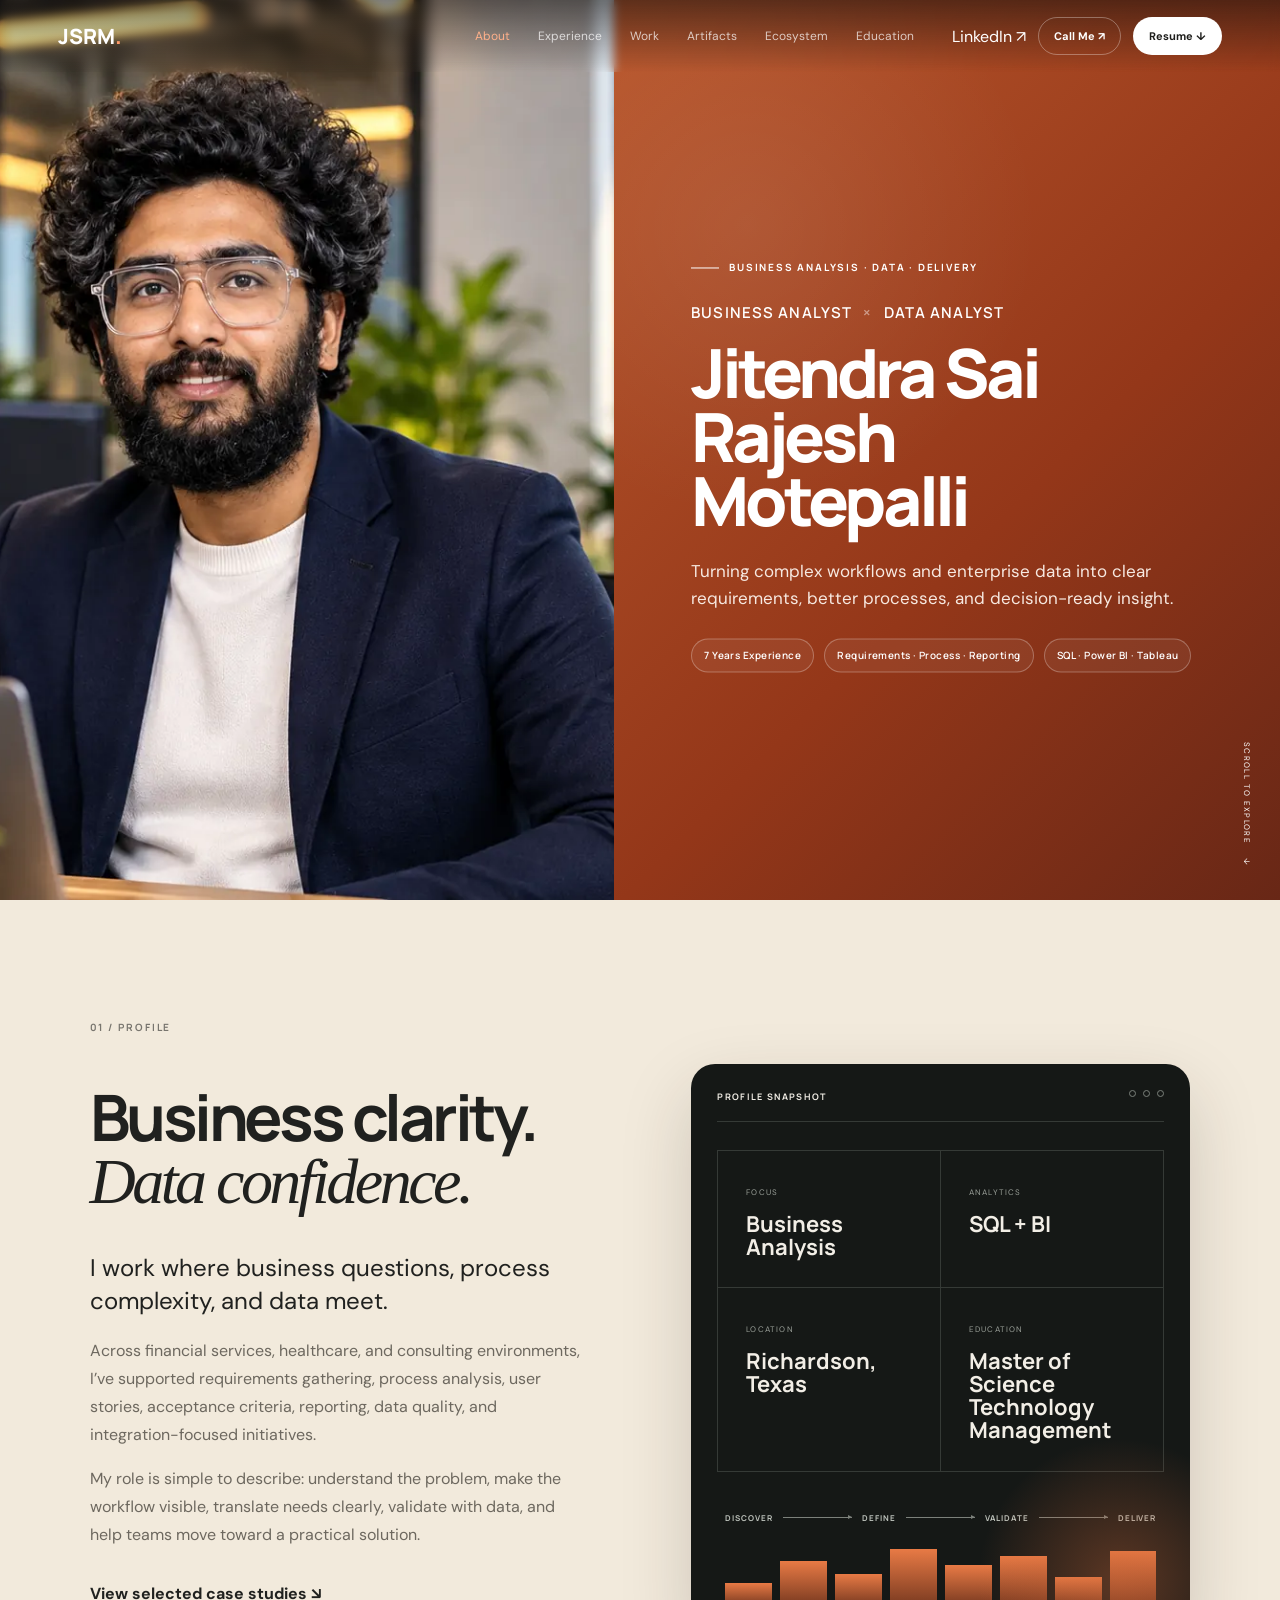
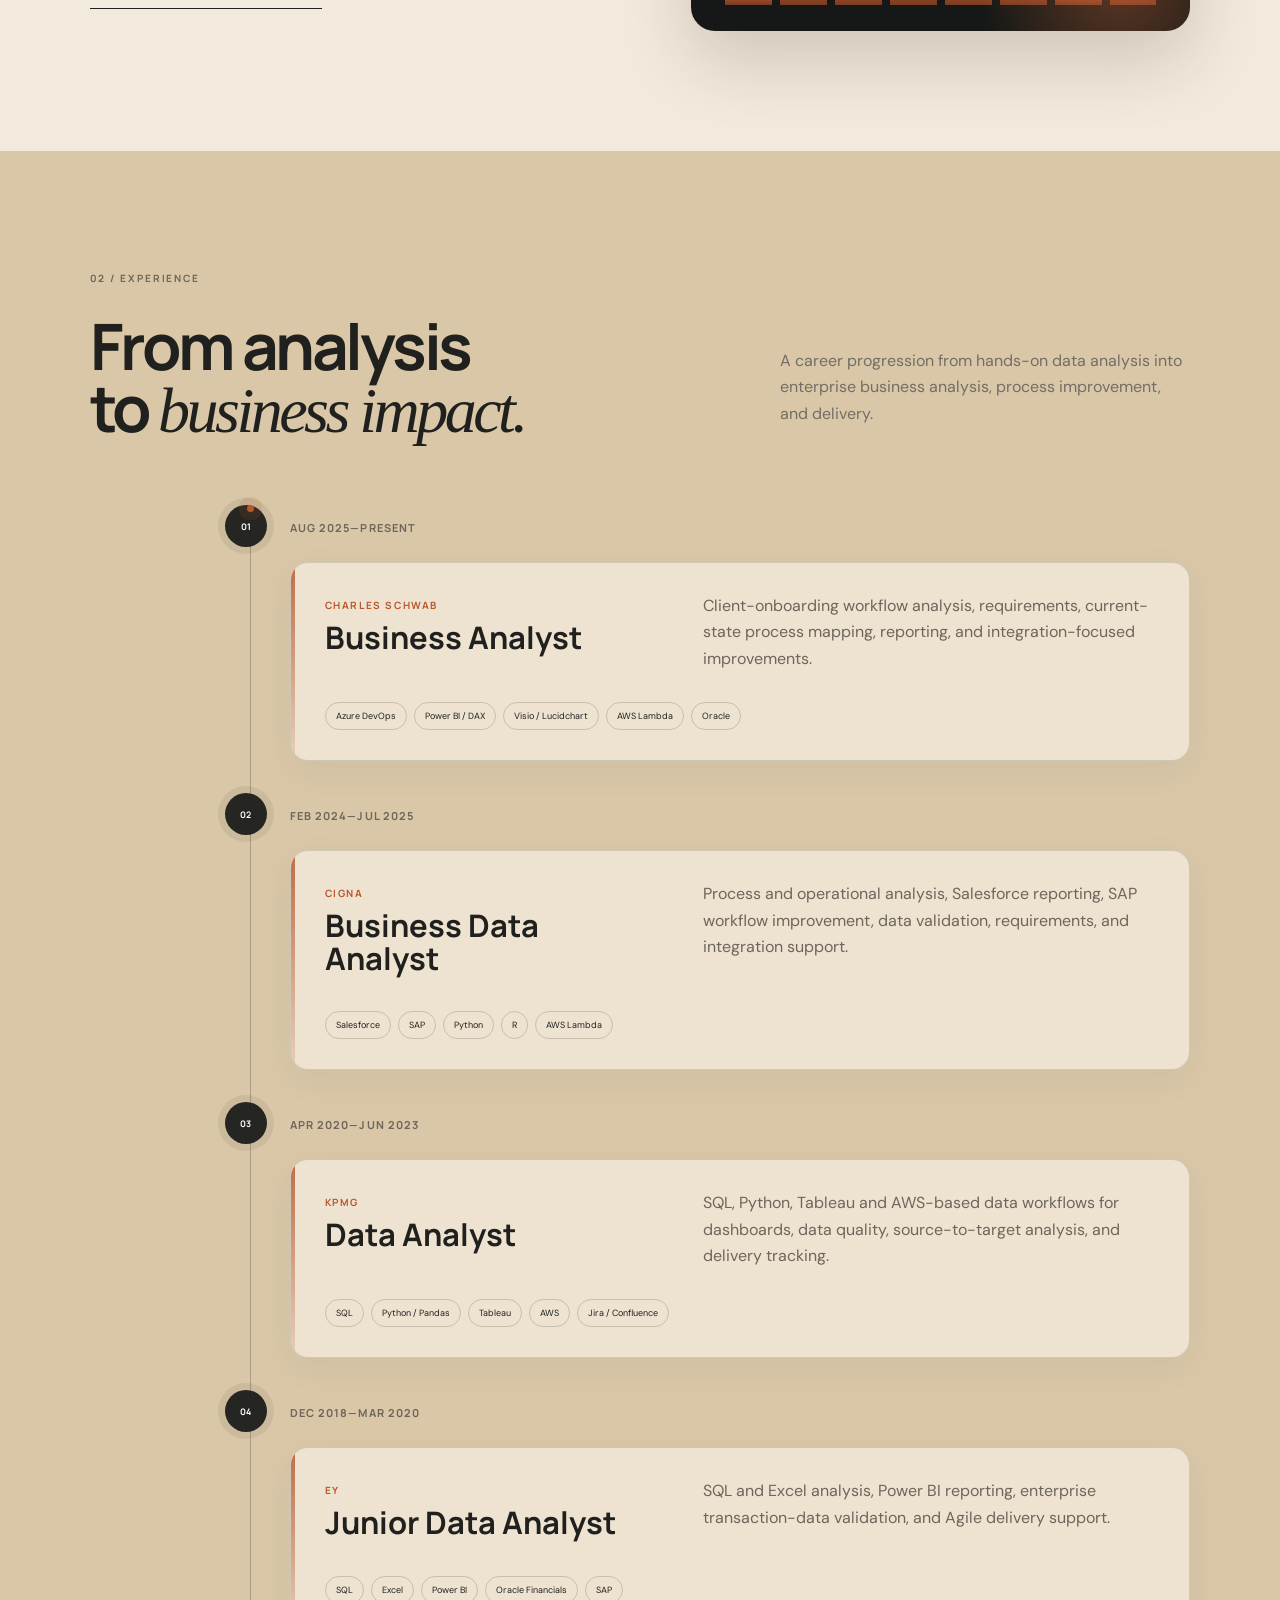
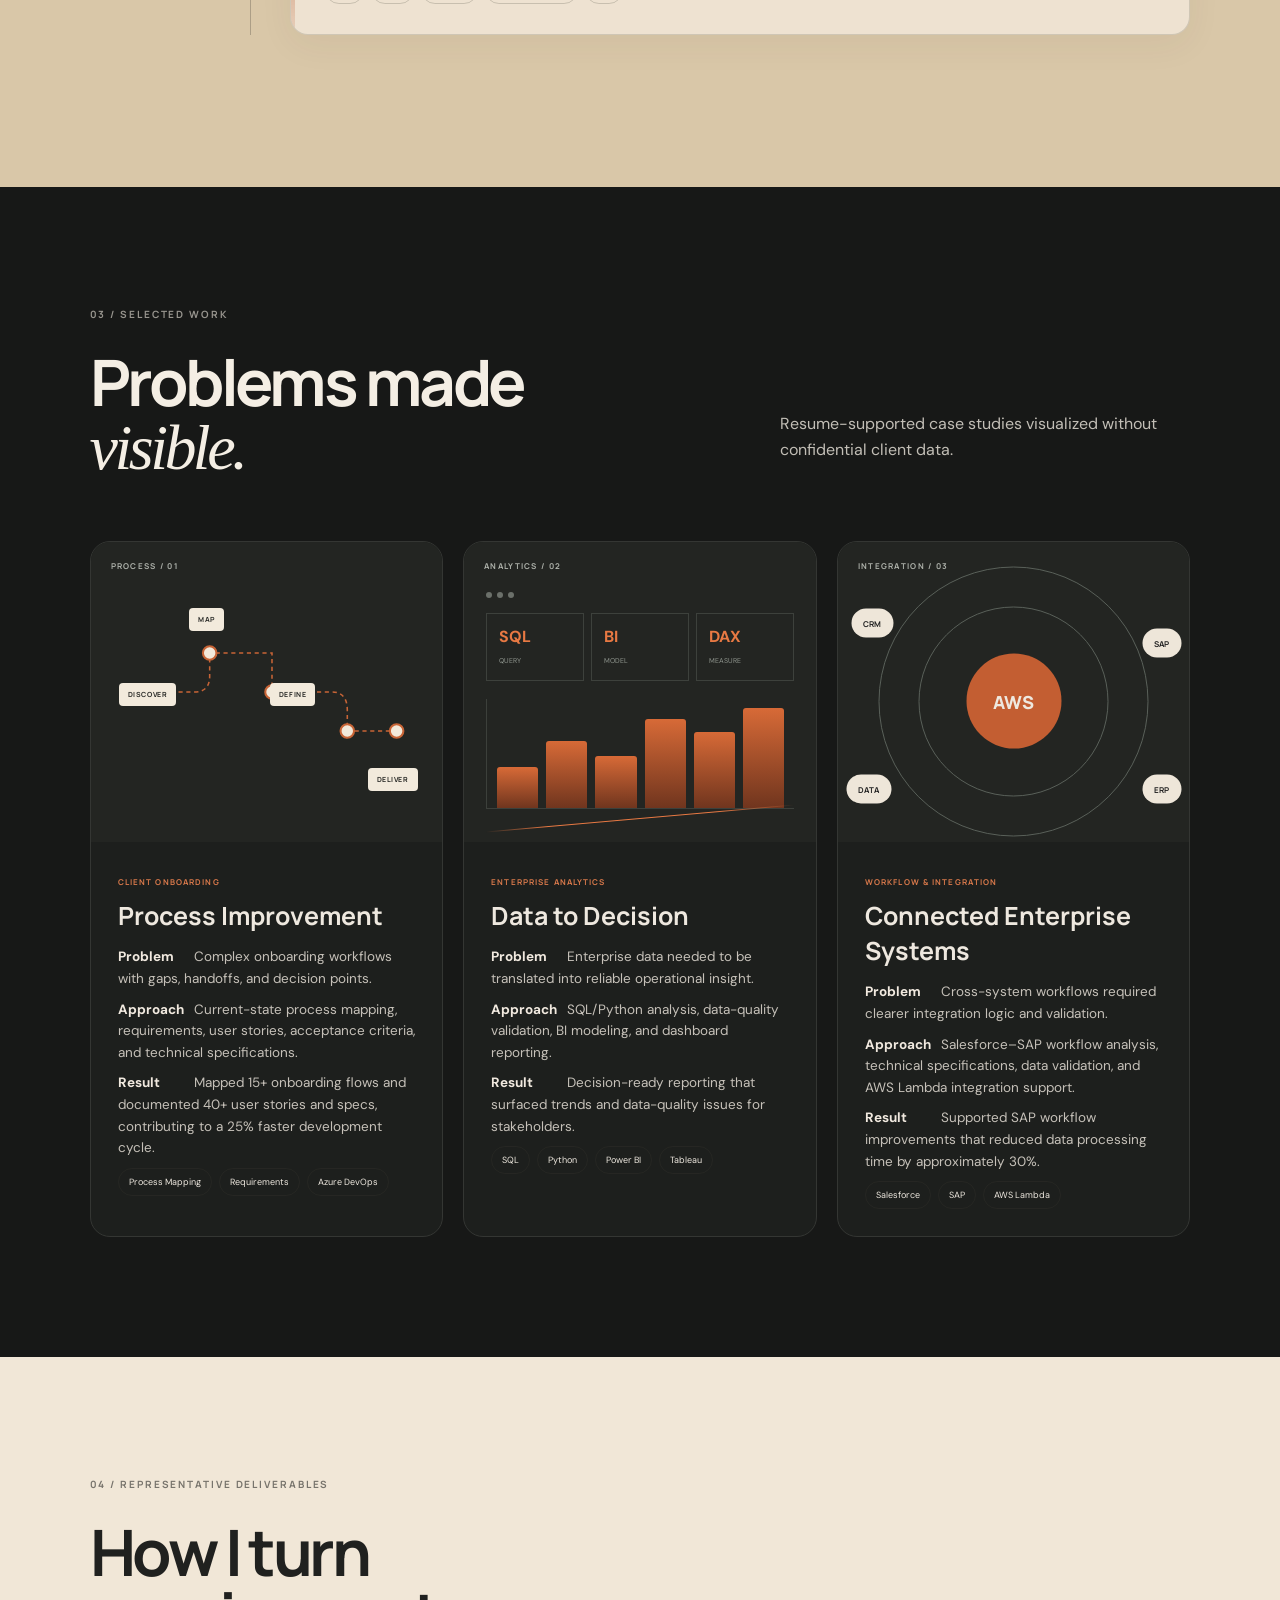
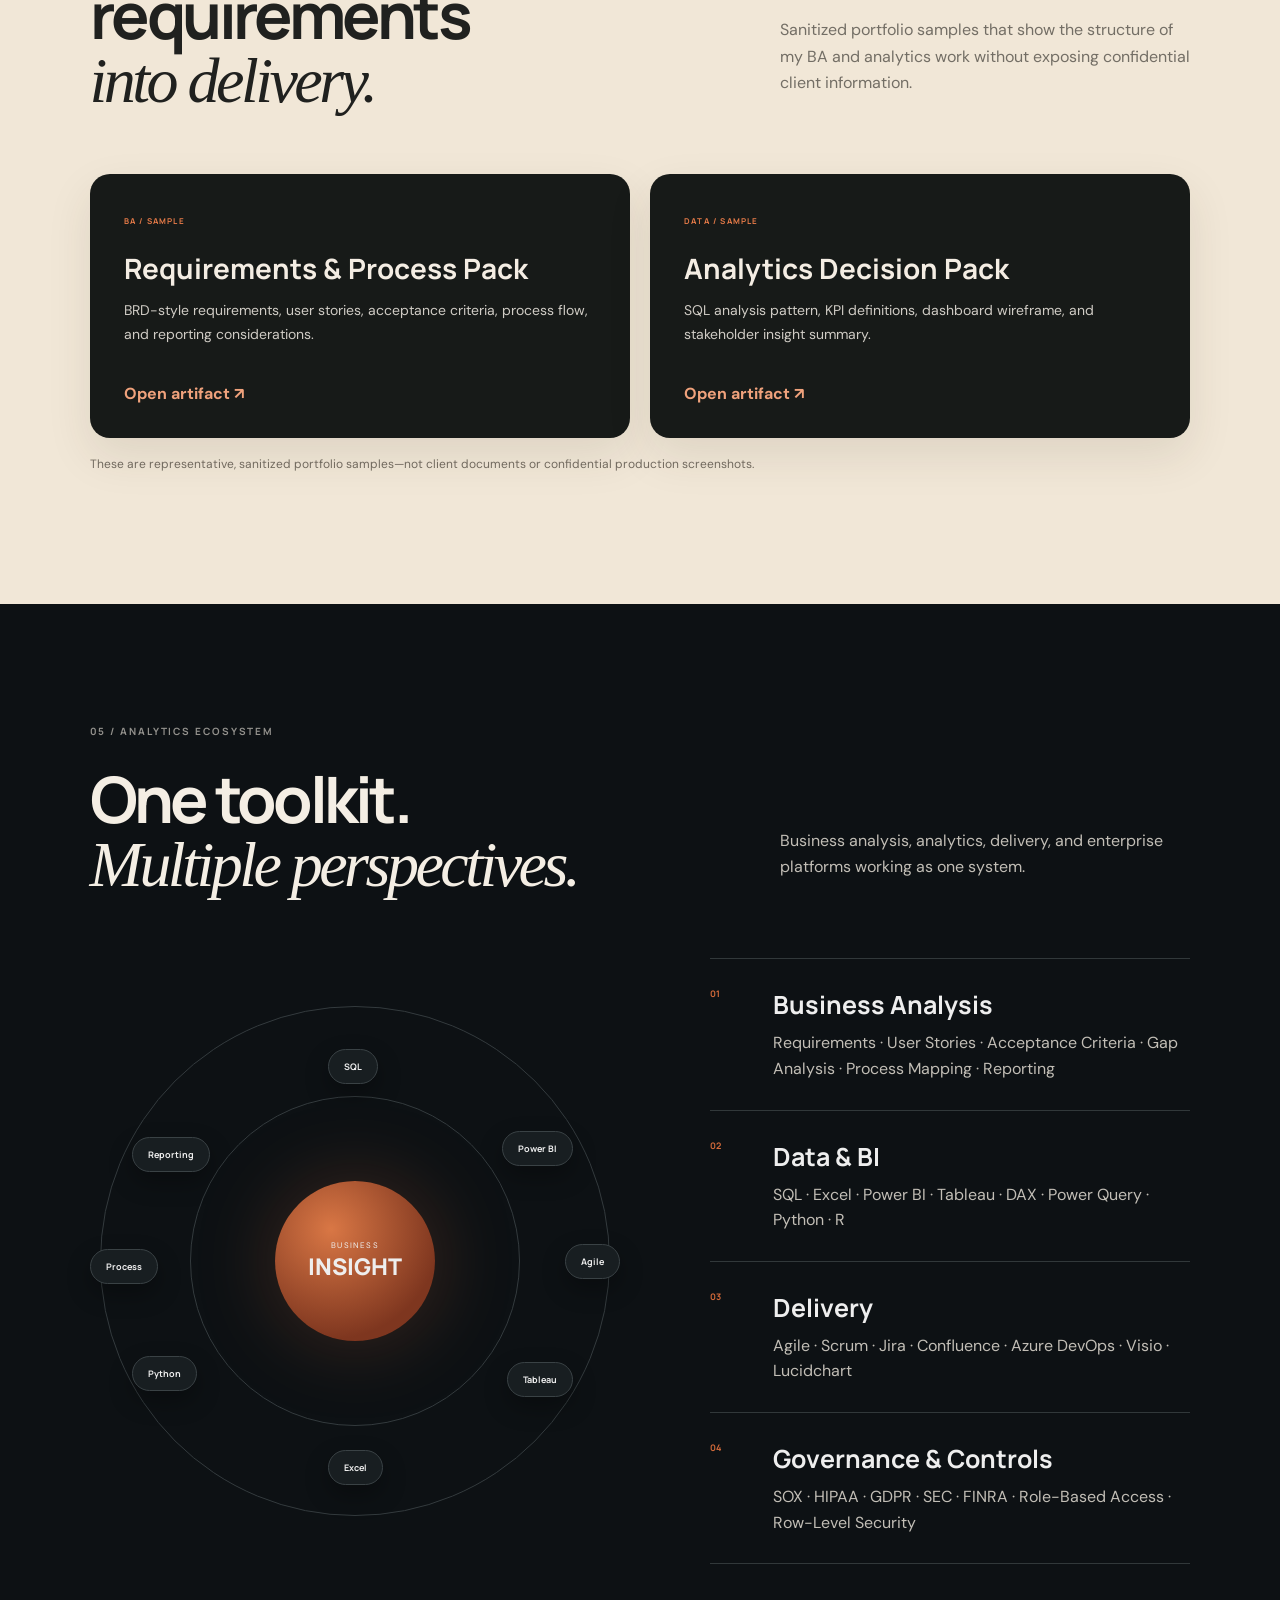
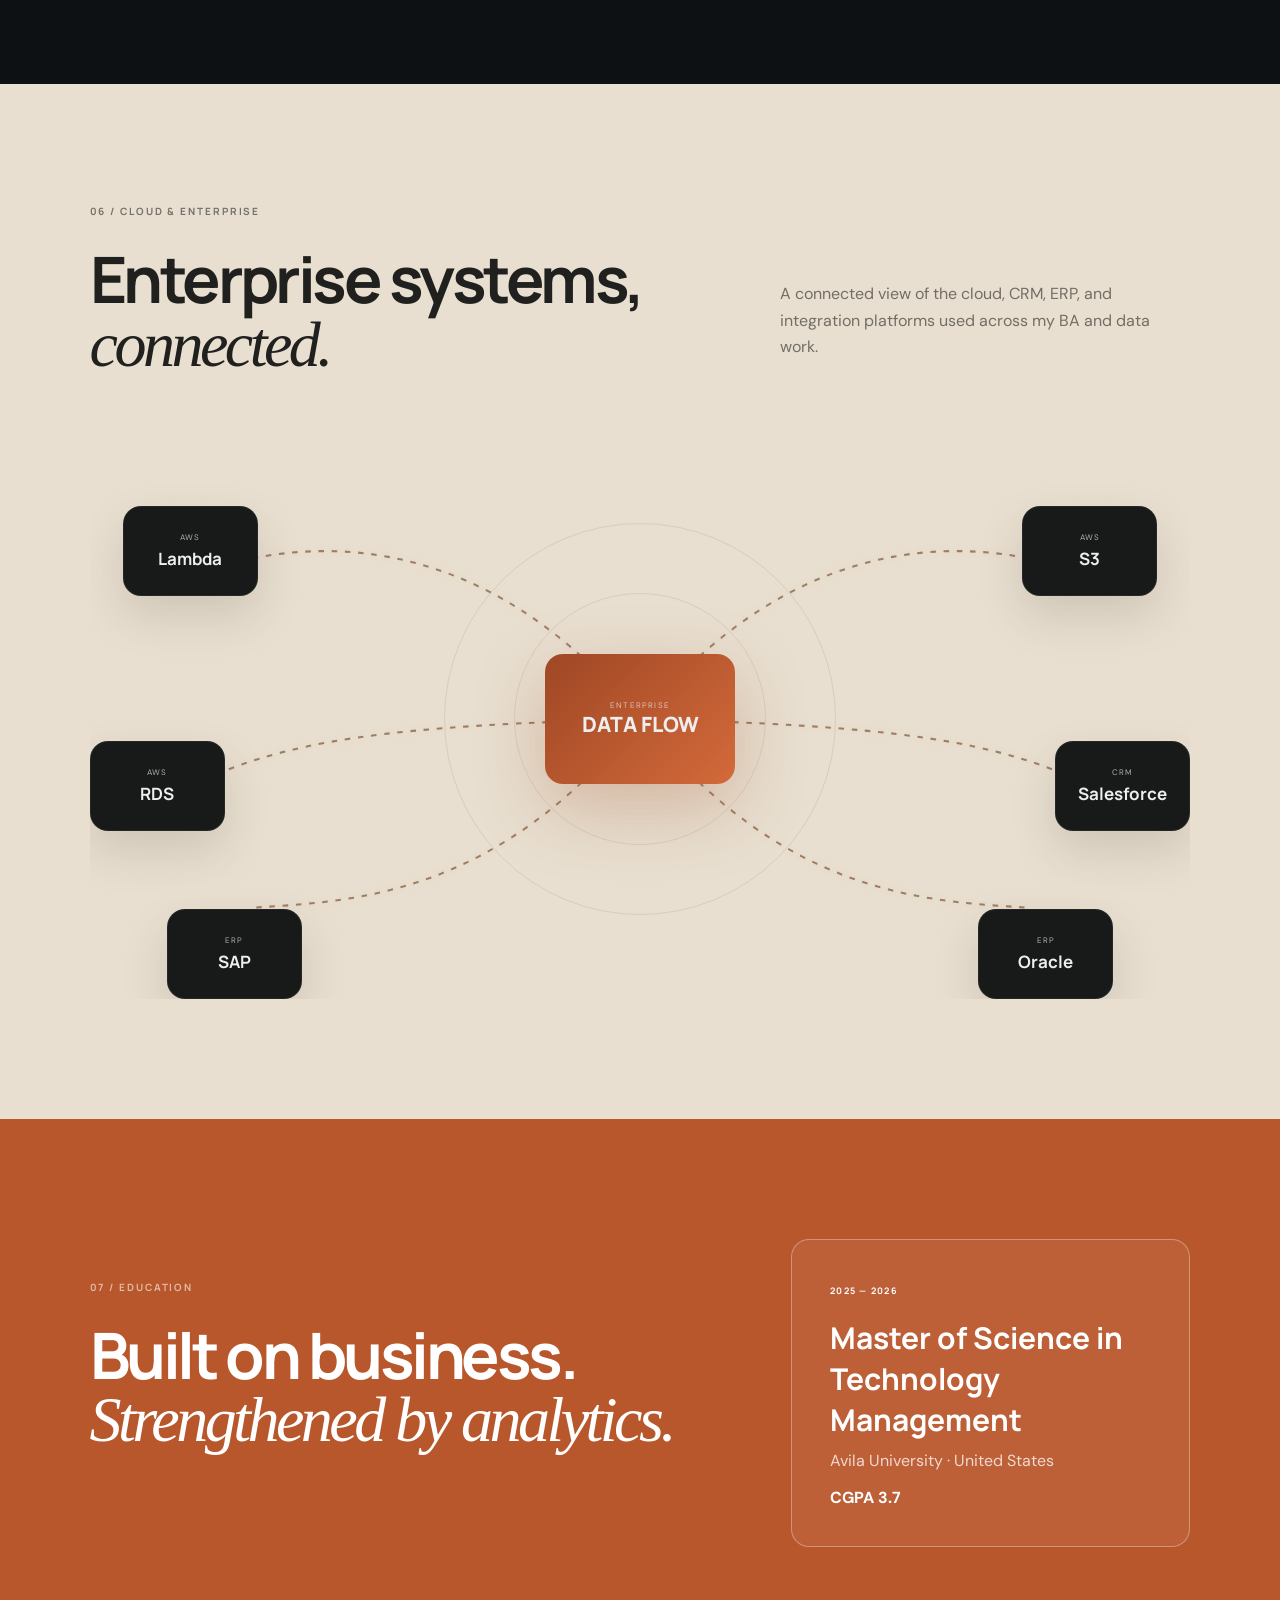
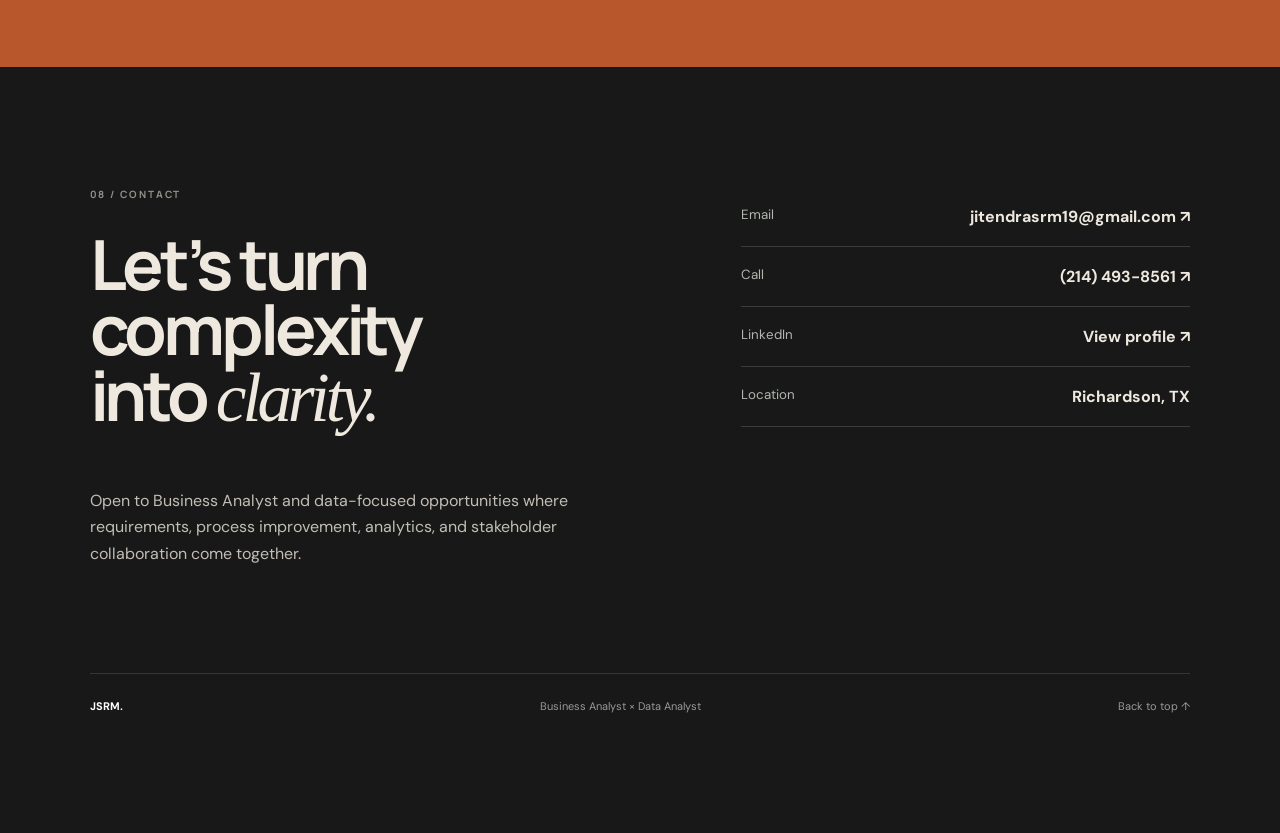
<file: index.html>
<!doctype html><html lang="en"><head><script>document.documentElement.classList.add('js')</script><meta charset="utf-8"><meta name="viewport" content="width=device-width,initial-scale=1"><title>Jitendra Sai Rajesh Motepalli | Business Analyst & Data Analyst</title><meta name="description" content="Portfolio of Jitendra Sai Rajesh Motepalli — Business Analyst and Data Analyst with 7 years across requirements, process improvement, SQL, Power BI and Tableau."><link rel="stylesheet" href="style.css">
  <meta property="og:title" content="Jitendra Sai Rajesh Motepalli | Business Analyst">
  <meta property="og:description" content="Business Analyst and Data Analyst: requirements, process improvement, SQL, Power BI, Tableau.">
  <meta property="og:image" content="hero.webp">
  <meta property="og:type" content="website">
  <meta name="twitter:card" content="summary_large_image">
  <meta name="twitter:title" content="Jitendra Sai Rajesh Motepalli | Business Analyst">
  <meta name="twitter:description" content="Business Analyst and Data Analyst: requirements, process improvement, SQL, Power BI, Tableau.">
  <meta name="twitter:image" content="hero.webp">
</head><body>
<div class="cursor-glow" aria-hidden="true"></div>
<header class="nav"><a class="brand" href="#home">JSRM<span>.</span></a><nav><a href="#about">About</a><a href="#experience">Experience</a><a href="#projects">Work</a><a href="#artifacts">Artifacts</a><a href="#ecosystem">Ecosystem</a><a href="#education">Education</a></nav><div class="nav-actions"><a class="linkedin-top" href="https://www.linkedin.com/in/jitendra-sai-rajesh-motepalli/" target="_blank" rel="noopener">LinkedIn ↗</a><a class="call" href="tel:+12144938561">Call Me ↗</a><a class="resume" href="Jitendra_Sai_Rajesh_Motepalli_Resume.pdf" download>Resume ↓</a></div></header>
<main>
<section id="home" class="hero">
  <div class="hero-photo" aria-hidden="true"></div>
  <div class="hero-panel" aria-hidden="true"></div>
  <div class="hero-content reveal">
    <div class="eyebrow"><i></i> BUSINESS ANALYSIS · DATA · DELIVERY</div>
    <p class="hero-role">Business Analyst <span>×</span> Data Analyst</p>
    <h1>Jitendra Sai Rajesh<br>Motepalli</h1>
    <p class="hero-intro">Turning complex workflows and enterprise data into clear requirements, better processes, and decision-ready insight.</p>
    <div class="hero-meta"><span>7 Years Experience</span><span>Requirements · Process · Reporting</span><span>SQL · Power BI · Tableau</span></div>
  </div>
  <div class="scroll-cue">SCROLL TO EXPLORE <span>↓</span></div>
</section>

<section id="about" class="about cream section-pad"><div class="section-kicker">01 / PROFILE</div><div class="about-grid">
 <div class="about-copy reveal"><h2>Business clarity.<br><em>Data confidence.</em></h2><p class="lead">I work where business questions, process complexity, and data meet.</p><p>Across financial services, healthcare, and consulting environments, I’ve supported requirements gathering, process analysis, user stories, acceptance criteria, reporting, data quality, and integration-focused initiatives.</p><p>My role is simple to describe: understand the problem, make the workflow visible, translate needs clearly, validate with data, and help teams move toward a practical solution.</p><a class="inline-link" href="#projects">View selected case studies ↘</a></div>
 <div class="profile-console reveal"><div class="console-top"><span>PROFILE SNAPSHOT</span><i></i><i></i><i></i></div><div class="console-grid"><div class="metric"><small>FOCUS</small><b>Business<br>Analysis</b></div><div class="metric"><small>ANALYTICS</small><b>SQL + BI</b></div><div class="metric"><small>LOCATION</small><b>Richardson,<br>Texas</b></div><div class="metric"><small>EDUCATION</small><b>Master of Science<br>Technology Management</b></div></div><div class="mini-flow"><span>DISCOVER</span><i></i><span>DEFINE</span><i></i><span>VALIDATE</span><i></i><span>DELIVER</span></div><div class="signal"><b></b><b></b><b></b><b></b><b></b><b></b><b></b><b></b></div></div>
 </div></section>

<section id="experience" class="experience sand section-pad"><div class="section-head reveal"><div><div class="section-kicker">02 / EXPERIENCE</div><h2>From analysis<br>to <em>business impact.</em></h2></div><p>A career progression from hands-on data analysis into enterprise business analysis, process improvement, and delivery.</p></div>
 <div class="journey"><div class="journey-line"><span class="pulse"></span></div>
 <article class="exp reveal"><div class="exp-dot">01</div><div class="exp-year">AUG 2025—PRESENT</div><div class="exp-card"><div><small>CHARLES SCHWAB</small><h3>Business Analyst</h3></div><p>Client-onboarding workflow analysis, requirements, current-state process mapping, reporting, and integration-focused improvements.</p><div class="tags"><span>Azure DevOps</span><span>Power BI / DAX</span><span>Visio / Lucidchart</span><span>AWS Lambda</span><span>Oracle</span></div></div></article>
 <article class="exp reveal"><div class="exp-dot">02</div><div class="exp-year">FEB 2024—JUL 2025</div><div class="exp-card"><div><small>CIGNA</small><h3>Business Data Analyst</h3></div><p>Process and operational analysis, Salesforce reporting, SAP workflow improvement, data validation, requirements, and integration support.</p><div class="tags"><span>Salesforce</span><span>SAP</span><span>Python</span><span>R</span><span>AWS Lambda</span></div></div></article>
 <article class="exp reveal"><div class="exp-dot">03</div><div class="exp-year">APR 2020—JUN 2023</div><div class="exp-card"><div><small>KPMG</small><h3>Data Analyst</h3></div><p>SQL, Python, Tableau and AWS-based data workflows for dashboards, data quality, source-to-target analysis, and delivery tracking.</p><div class="tags"><span>SQL</span><span>Python / Pandas</span><span>Tableau</span><span>AWS</span><span>Jira / Confluence</span></div></div></article>
 <article class="exp reveal"><div class="exp-dot">04</div><div class="exp-year">DEC 2018—MAR 2020</div><div class="exp-card"><div><small>EY</small><h3>Junior Data Analyst</h3></div><p>SQL and Excel analysis, Power BI reporting, enterprise transaction-data validation, and Agile delivery support.</p><div class="tags"><span>SQL</span><span>Excel</span><span>Power BI</span><span>Oracle Financials</span><span>SAP</span></div></div></article>
 </div></section>

<section id="projects" class="projects charcoal section-pad"><div class="section-head light reveal"><div><div class="section-kicker">03 / SELECTED WORK</div><h2>Problems made<br><em>visible.</em></h2></div><p>Resume-supported case studies visualized without confidential client data.</p></div>
 <div class="project-grid">
 <article class="project reveal"><div class="project-visual process-viz"><div class="viz-label">PROCESS / 01</div><svg viewBox="0 0 600 300" aria-hidden="true"><path class="path" d="M55 150 H160 Q190 150 190 120 V75 H310 V150 H425 Q455 150 455 185 V225 H550"/><circle cx="55" cy="150" r="13"/><circle cx="190" cy="75" r="13"/><circle cx="310" cy="150" r="13"/><circle cx="455" cy="225" r="13"/><circle cx="550" cy="225" r="13"/></svg><div class="viz-chip c1">DISCOVER</div><div class="viz-chip c2">MAP</div><div class="viz-chip c3">DEFINE</div><div class="viz-chip c4">DELIVER</div></div><div class="project-body"><small>CLIENT ONBOARDING</small><h3>Process Improvement</h3><div class="case-structure"><p><b>Problem</b> Complex onboarding workflows with gaps, handoffs, and decision points.</p><p><b>Approach</b> Current-state process mapping, requirements, user stories, acceptance criteria, and technical specifications.</p><p><b>Result</b> Mapped 15+ onboarding flows and documented 40+ user stories and specs, contributing to a 25% faster development cycle.</p></div><div class="tags"><span>Process Mapping</span><span>Requirements</span><span>Azure DevOps</span></div></div></article>
 <article class="project reveal"><div class="project-visual dashboard-viz"><div class="viz-label">ANALYTICS / 02</div><div class="dash-head"><i></i><i></i><i></i></div><div class="dash-kpis"><span><b>SQL</b><small>QUERY</small></span><span><b>BI</b><small>MODEL</small></span><span><b>DAX</b><small>MEASURE</small></span></div><div class="chart"><b style="--h:38%"></b><b style="--h:62%"></b><b style="--h:48%"></b><b style="--h:82%"></b><b style="--h:70%"></b><b style="--h:92%"></b></div><div class="spark"><i></i></div></div><div class="project-body"><small>ENTERPRISE ANALYTICS</small><h3>Data to Decision</h3><div class="case-structure"><p><b>Problem</b> Enterprise data needed to be translated into reliable operational insight.</p><p><b>Approach</b> SQL/Python analysis, data-quality validation, BI modeling, and dashboard reporting.</p><p><b>Result</b> Decision-ready reporting that surfaced trends and data-quality issues for stakeholders.</p></div><div class="tags"><span>SQL</span><span>Python</span><span>Power BI</span><span>Tableau</span></div></div></article>
 <article class="project reveal"><div class="project-visual integration-viz"><div class="viz-label">INTEGRATION / 03</div><div class="hub"><b>AWS</b><span class="node n1">CRM</span><span class="node n2">SAP</span><span class="node n3">DATA</span><span class="node n4">ERP</span><i class="ring r1"></i><i class="ring r2"></i></div></div><div class="project-body"><small>WORKFLOW & INTEGRATION</small><h3>Connected Enterprise Systems</h3><div class="case-structure"><p><b>Problem</b> Cross-system workflows required clearer integration logic and validation.</p><p><b>Approach</b> Salesforce–SAP workflow analysis, technical specifications, data validation, and AWS Lambda integration support.</p><p><b>Result</b> Supported SAP workflow improvements that reduced data processing time by approximately 30%.</p></div><div class="tags"><span>Salesforce</span><span>SAP</span><span>AWS Lambda</span></div></div></article>
 </div></section>

<section id="artifacts" class="artifacts cream section-pad"><div class="section-head reveal"><div><div class="section-kicker">04 / REPRESENTATIVE DELIVERABLES</div><h2>How I turn requirements<br><em>into delivery.</em></h2></div><p>Sanitized portfolio samples that show the structure of my BA and analytics work without exposing confidential client information.</p></div><div class="artifact-grid"><a class="artifact-card reveal" href="artifacts/ba-deliverables.html"><span>BA / SAMPLE</span><h3>Requirements & Process Pack</h3><p>BRD-style requirements, user stories, acceptance criteria, process flow, and reporting considerations.</p><b>Open artifact ↗</b></a><a class="artifact-card reveal" href="artifacts/analytics-deliverable.html"><span>DATA / SAMPLE</span><h3>Analytics Decision Pack</h3><p>SQL analysis pattern, KPI definitions, dashboard wireframe, and stakeholder insight summary.</p><b>Open artifact ↗</b></a></div><p class="artifact-note reveal">These are representative, sanitized portfolio samples—not client documents or confidential production screenshots.</p></section>
<section id="ecosystem" class="ecosystem ink section-pad"><div class="section-head light reveal"><div><div class="section-kicker">05 / ANALYTICS ECOSYSTEM</div><h2>One toolkit.<br><em>Multiple perspectives.</em></h2></div><p>Business analysis, analytics, delivery, and enterprise platforms working as one system.</p></div>
 <div class="ecosystem-grid"><div class="skill-orbit reveal"><div class="core"><small>BUSINESS</small><b>INSIGHT</b></div><div class="orbit-ring ring-one"></div><div class="orbit-ring ring-two"></div><span class="orb o1">SQL</span><span class="orb o2">Power BI</span><span class="orb o3">Tableau</span><span class="orb o4">Excel</span><span class="orb o5">Python</span><span class="orb o6">Reporting</span><span class="orb o7">Agile</span><span class="orb o8">Process</span></div>
 <div class="capability-stack reveal"><article><span>01</span><div><h3>Business Analysis</h3><p>Requirements · User Stories · Acceptance Criteria · Gap Analysis · Process Mapping · Reporting</p></div></article><article><span>02</span><div><h3>Data & BI</h3><p>SQL · Excel · Power BI · Tableau · DAX · Power Query · Python · R</p></div></article><article><span>03</span><div><h3>Delivery</h3><p>Agile · Scrum · Jira · Confluence · Azure DevOps · Visio · Lucidchart</p></div></article><article><span>04</span><div><h3>Governance & Controls</h3><p>SOX · HIPAA · GDPR · SEC · FINRA · Role-Based Access · Row-Level Security</p></div></article></div></div>
 </section>

<section class="cloud section-pad"><div class="section-head reveal"><div><div class="section-kicker">06 / CLOUD & ENTERPRISE</div><h2>Enterprise systems,<br><em>connected.</em></h2></div><p>A connected view of the cloud, CRM, ERP, and integration platforms used across my BA and data work.</p></div><div class="cloud-map reveal"><div class="cloud-core"><span>ENTERPRISE</span><b>DATA FLOW</b></div><div class="cloud-node cn1"><small>AWS</small><b>Lambda</b></div><div class="cloud-node cn2"><small>AWS</small><b>S3</b></div><div class="cloud-node cn3"><small>AWS</small><b>RDS</b></div><div class="cloud-node cn4"><small>CRM</small><b>Salesforce</b></div><div class="cloud-node cn5"><small>ERP</small><b>SAP</b></div><div class="cloud-node cn6"><small>ERP</small><b>Oracle</b></div><svg viewBox="0 0 1000 430" preserveAspectRatio="none"><path d="M500 215 C370 80 220 70 110 100"/><path d="M500 215 C630 80 780 70 890 100"/><path d="M500 215 C280 220 170 230 85 270"/><path d="M500 215 C720 220 830 230 915 270"/><path d="M500 215 C370 350 245 355 145 360"/><path d="M500 215 C630 350 755 355 855 360"/></svg></div></section>

<section id="education" class="education rust section-pad"><div class="edu-grid reveal"><div><div class="section-kicker">07 / EDUCATION</div><h2>Built on business.<br><em>Strengthened by analytics.</em></h2></div><div class="edu-card"><span>2025 — 2026</span><h3>Master of Science in Technology Management</h3><p>Avila University · United States</p><b>CGPA 3.7</b></div></div></section>
<section id="contact" class="contact charcoal section-pad"><div class="contact-grid reveal"><div><div class="section-kicker">08 / CONTACT</div><h2>Let’s turn complexity<br>into <em>clarity.</em></h2><p>Open to Business Analyst and data-focused opportunities where requirements, process improvement, analytics, and stakeholder collaboration come together.</p></div><div class="contact-links"><a href="mailto:jitendrasrm19@gmail.com"><small>Email</small><span>jitendrasrm19@gmail.com ↗</span></a><a href="tel:+12144938561"><small>Call</small><span>(214) 493-8561 ↗</span></a><a href="https://www.linkedin.com/in/jitendra-sai-rajesh-motepalli/" target="_blank" rel="noopener"><small>LinkedIn</small><span>View profile ↗</span></a><div><small>Location</small><span>Richardson, TX</span></div></div></div><footer><b>JSRM.</b><span>Business Analyst × Data Analyst</span><a href="#home">Back to top ↑</a></footer></section>
</main><script src="script.js"></script></body></html>
</file>
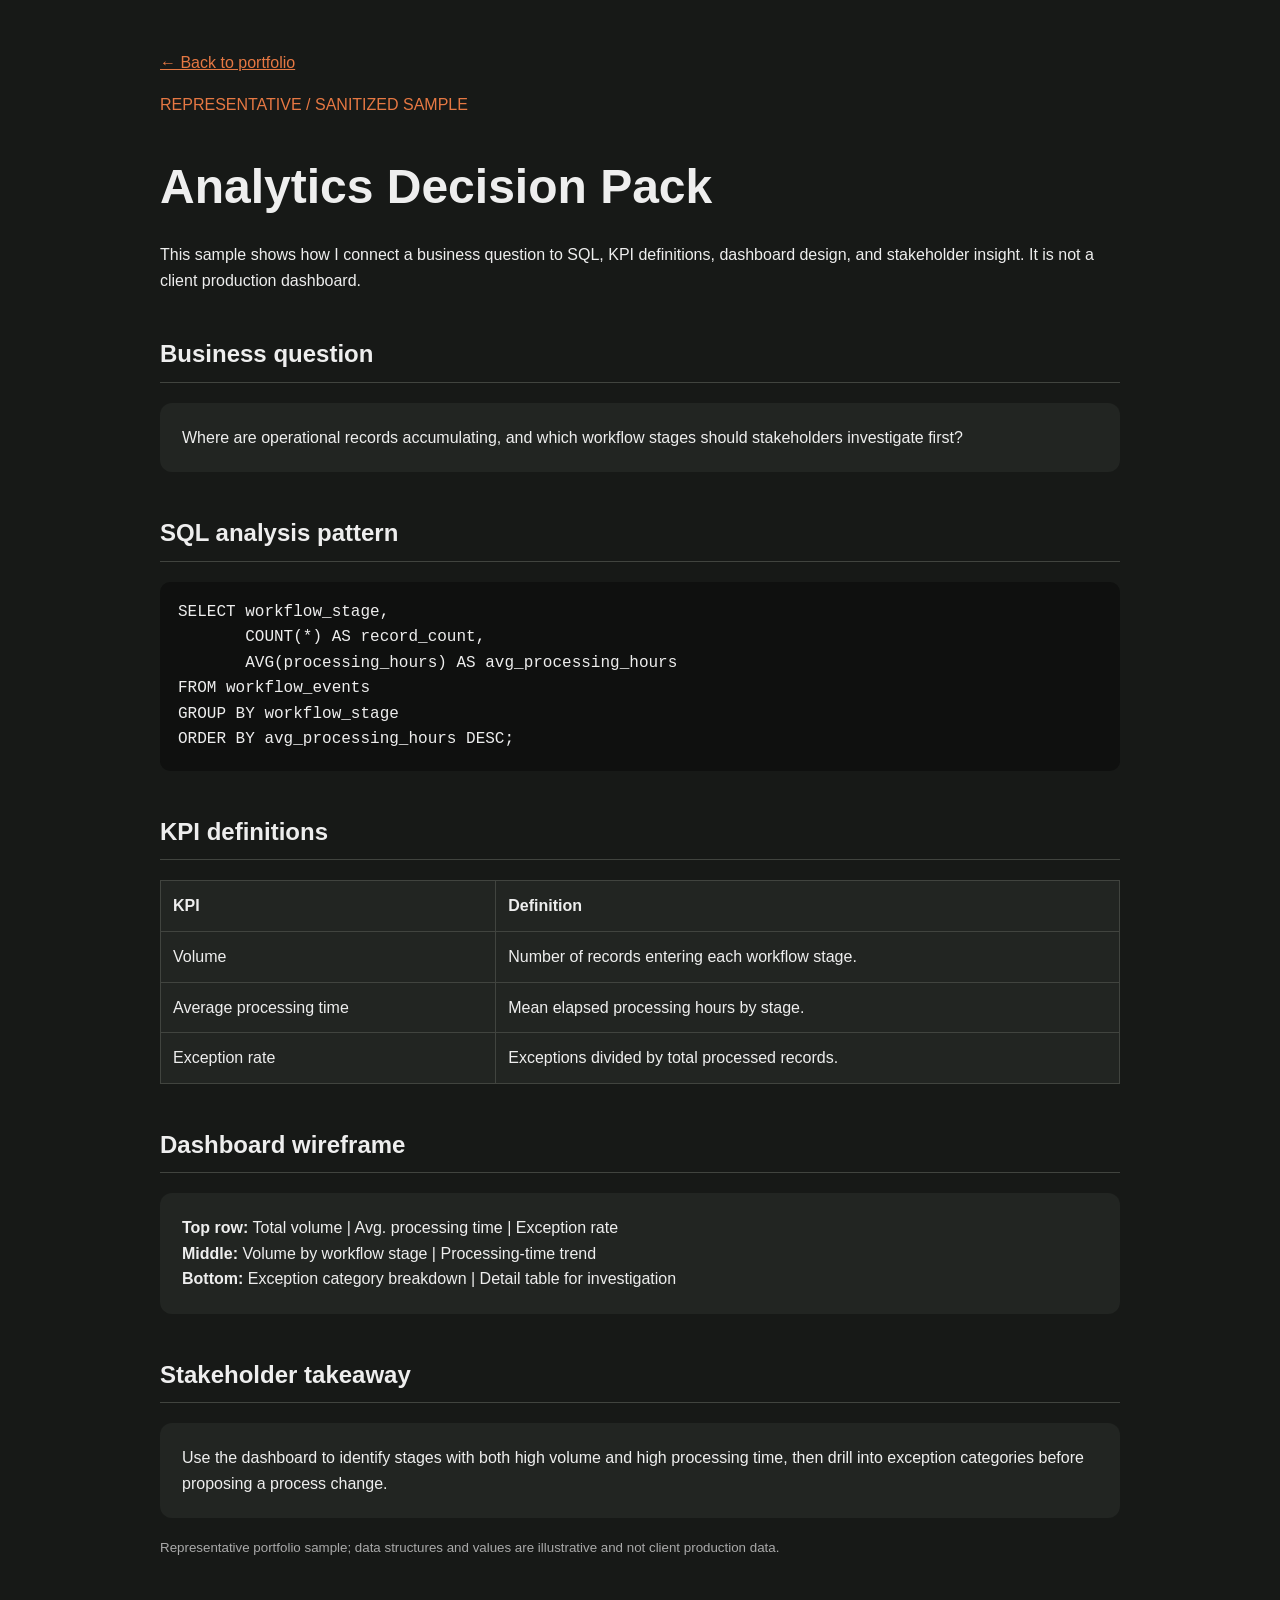
<file: artifacts/analytics-deliverable.html>
<!doctype html><html><head><meta charset="utf-8"><meta name="viewport" content="width=device-width,initial-scale=1"><title>Analytics Decision Pack | Jitendra Motepalli</title><style>body{font:16px Arial;max-width:960px;margin:0 auto;padding:50px 24px;color:#eee;background:#171917;line-height:1.6}h1{font-size:48px;margin-bottom:8px}h2{margin-top:42px;border-bottom:1px solid #41443f;padding-bottom:8px}.tag,a{color:#e67843}.box{background:#222522;padding:22px;border-radius:12px;margin:14px 0}pre{overflow:auto;background:#0f100f;padding:18px;border-radius:10px}table{width:100%;border-collapse:collapse;background:#222522}td,th{padding:12px;border:1px solid #41443f;text-align:left}small{color:#aaa}</style></head><body><a href="../index.html#artifacts">← Back to portfolio</a><p class="tag">REPRESENTATIVE / SANITIZED SAMPLE</p><h1>Analytics Decision Pack</h1><p>This sample shows how I connect a business question to SQL, KPI definitions, dashboard design, and stakeholder insight. It is not a client production dashboard.</p><h2>Business question</h2><div class="box">Where are operational records accumulating, and which workflow stages should stakeholders investigate first?</div><h2>SQL analysis pattern</h2><pre>SELECT workflow_stage,
       COUNT(*) AS record_count,
       AVG(processing_hours) AS avg_processing_hours
FROM workflow_events
GROUP BY workflow_stage
ORDER BY avg_processing_hours DESC;</pre><h2>KPI definitions</h2><table><tr><th>KPI</th><th>Definition</th></tr><tr><td>Volume</td><td>Number of records entering each workflow stage.</td></tr><tr><td>Average processing time</td><td>Mean elapsed processing hours by stage.</td></tr><tr><td>Exception rate</td><td>Exceptions divided by total processed records.</td></tr></table><h2>Dashboard wireframe</h2><div class="box"><b>Top row:</b> Total volume | Avg. processing time | Exception rate<br><b>Middle:</b> Volume by workflow stage | Processing-time trend<br><b>Bottom:</b> Exception category breakdown | Detail table for investigation</div><h2>Stakeholder takeaway</h2><div class="box">Use the dashboard to identify stages with both high volume and high processing time, then drill into exception categories before proposing a process change.</div><p><small>Representative portfolio sample; data structures and values are illustrative and not client production data.</small></p></body></html>
</file>
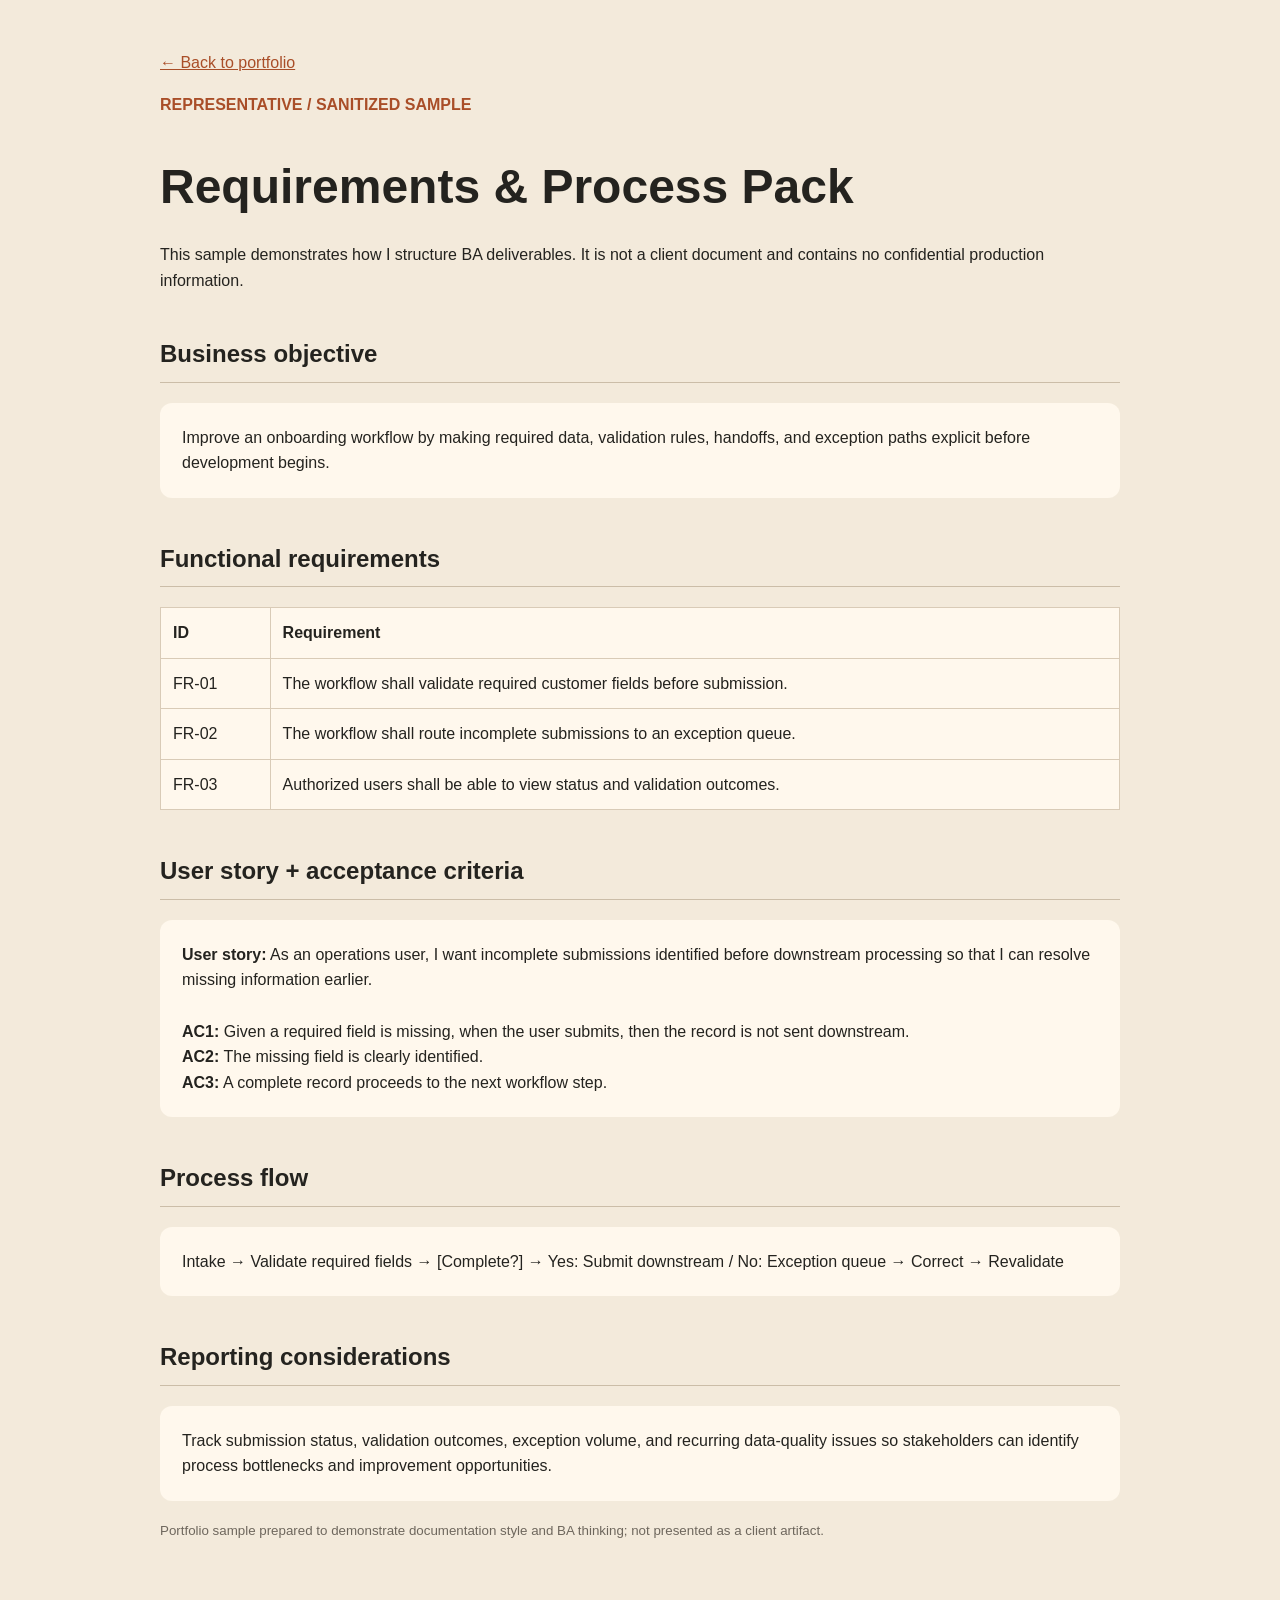
<file: artifacts/ba-deliverables.html>
<!doctype html><html><head><meta charset="utf-8"><meta name="viewport" content="width=device-width,initial-scale=1"><title>BA Deliverables Sample | Jitendra Motepalli</title><style>body{font:16px Arial;max-width:960px;margin:0 auto;padding:50px 24px;color:#24231f;background:#f3eadb;line-height:1.6}h1{font-size:48px;margin-bottom:8px}h2{margin-top:42px;border-bottom:1px solid #cbbda8;padding-bottom:8px}.tag{color:#a94e28;font-weight:bold}.box{background:#fff8ed;padding:22px;border-radius:12px;margin:14px 0}table{width:100%;border-collapse:collapse;background:#fff8ed}td,th{padding:12px;border:1px solid #d9cbb7;text-align:left}a{color:#a94e28}small{color:#6e675d}</style></head><body><a href="../index.html#artifacts">← Back to portfolio</a><p class="tag">REPRESENTATIVE / SANITIZED SAMPLE</p><h1>Requirements & Process Pack</h1><p>This sample demonstrates how I structure BA deliverables. It is not a client document and contains no confidential production information.</p><h2>Business objective</h2><div class="box">Improve an onboarding workflow by making required data, validation rules, handoffs, and exception paths explicit before development begins.</div><h2>Functional requirements</h2><table><tr><th>ID</th><th>Requirement</th></tr><tr><td>FR-01</td><td>The workflow shall validate required customer fields before submission.</td></tr><tr><td>FR-02</td><td>The workflow shall route incomplete submissions to an exception queue.</td></tr><tr><td>FR-03</td><td>Authorized users shall be able to view status and validation outcomes.</td></tr></table><h2>User story + acceptance criteria</h2><div class="box"><b>User story:</b> As an operations user, I want incomplete submissions identified before downstream processing so that I can resolve missing information earlier.<br><br><b>AC1:</b> Given a required field is missing, when the user submits, then the record is not sent downstream.<br><b>AC2:</b> The missing field is clearly identified.<br><b>AC3:</b> A complete record proceeds to the next workflow step.</div><h2>Process flow</h2><div class="box">Intake → Validate required fields → [Complete?] → Yes: Submit downstream / No: Exception queue → Correct → Revalidate</div><h2>Reporting considerations</h2><div class="box">Track submission status, validation outcomes, exception volume, and recurring data-quality issues so stakeholders can identify process bottlenecks and improvement opportunities.</div><p><small>Portfolio sample prepared to demonstrate documentation style and BA thinking; not presented as a client artifact.</small></p></body></html>
</file>
<file: style.css>
@import url('https://fonts.googleapis.com/css2?family=DM+Sans:wght@400;500;600;700&family=Manrope:wght@400;500;600;700;800&display=swap');
:root{--rust:#b9572c;--rust2:#d36a3a;--cream:#f2eadc;--sand:#d9c7a8;--char:#171817;--ink:#0d1114;--text:#20211f;--muted:#6f6b64;--line:rgba(32,33,31,.18);--mx:50vw;--my:50vh;--sy:0px}*{box-sizing:border-box}html{scroll-behavior:smooth}body{margin:0;font-family:'DM Sans',sans-serif;background:var(--cream);color:var(--text);overflow-x:hidden}a{color:inherit;text-decoration:none}h1,h2,h3,p{margin-top:0}em{font-family:Georgia,serif;font-weight:400}.nav{position:fixed;z-index:100;left:0;right:0;top:0;height:72px;padding:0 4.5vw;display:flex;align-items:center;gap:38px;color:#fff;background:linear-gradient(180deg,rgba(10,10,10,.52),transparent);backdrop-filter:blur(5px)}.brand{font:800 21px Manrope}.brand span{color:#ff9a69}.nav nav{display:flex;gap:28px;margin-left:auto}.nav nav a{font-size:12px;opacity:.72;transition:.25s}.nav nav a:hover,.nav nav a.active{opacity:1;color:#ffb08a}.nav-actions{display:flex;align-items:center;gap:12px}.call,.resume{font-size:11px;font-weight:700;padding:11px 15px;border:1px solid rgba(255,255,255,.32);border-radius:99px}.resume{background:#fff;color:#1d1d1b}.section-pad{padding:120px 7vw}.section-kicker{font:700 10px Manrope;letter-spacing:.19em;margin-bottom:30px;opacity:.58}.section-head{display:flex;justify-content:space-between;align-items:flex-end;gap:40px;margin-bottom:62px}.section-head h2,.about h2{font:700 clamp(42px,5vw,76px)/.98 Manrope;letter-spacing:-.055em;margin:0}.section-head>p{max-width:410px;color:#736e65;line-height:1.65}.section-head.light{color:#f4eee4}.section-head.light>p{color:#a9a49d}.reveal{opacity:1;transform:none}.js .reveal{opacity:0;transform:translateY(32px);transition:opacity .8s ease,transform .8s cubic-bezier(.2,.7,.2,1)}.js .reveal.show{opacity:1;transform:none}
.hero{min-height:100vh;position:relative;color:#fff;display:flex;align-items:center;overflow:hidden;background:#2a1710}.hero-bg{position:absolute;inset:0;background:url('hero.webp') center 23%/cover no-repeat;transform:scale(1.035) translateY(calc(var(--sy)*.035));will-change:transform}.hero-overlay{position:absolute;inset:0;background:linear-gradient(90deg,rgba(91,37,16,.93) 0%,rgba(167,73,35,.72) 37%,rgba(23,20,18,.14) 70%,rgba(15,15,14,.18) 100%),linear-gradient(0deg,rgba(17,14,12,.72),transparent 52%)}.grid-lines{position:absolute;inset:0;opacity:.15;background-image:linear-gradient(rgba(255,255,255,.22) 1px,transparent 1px),linear-gradient(90deg,rgba(255,255,255,.22) 1px,transparent 1px);background-size:80px 80px;mask-image:linear-gradient(90deg,#000,transparent 72%)}.hero-content{position:relative;z-index:3;width:min(900px,72vw);margin-left:7vw;padding-top:54px}.eyebrow{font:700 10px Manrope;letter-spacing:.18em;display:flex;align-items:center;gap:10px;margin-bottom:30px}.eyebrow i{width:28px;height:1px;background:#fff}.hero-role{font:600 14px Manrope;letter-spacing:.08em;text-transform:uppercase;margin-bottom:13px}.hero-role span{opacity:.45;margin:0 7px}.hero h1{font:800 clamp(64px,7.4vw,132px)/.84 Manrope;letter-spacing:-.07em;margin:0 0 28px;text-shadow:0 15px 50px rgba(0,0,0,.22)}.hero h1 em{color:#ffd7bf}.hero-intro{max-width:660px;font-size:17px;line-height:1.6;color:#f4e8df}.hero-proof{position:absolute;z-index:5;left:7vw;bottom:38px;display:flex;gap:0;border-top:1px solid rgba(255,255,255,.28)}.hero-proof>div{min-width:185px;padding:17px 26px 0 0;margin-right:28px;border-right:1px solid rgba(255,255,255,.18)}.hero-proof strong{font:700 29px Manrope;display:block}.hero-proof small{font-size:8px;letter-spacing:.12em;opacity:.7}.scroll-cue{position:absolute;right:4vw;bottom:38px;font-size:8px;letter-spacing:.17em;z-index:5;writing-mode:vertical-rl}.scroll-cue span{margin-top:10px}.data-orbit{position:absolute;z-index:2;border:1px solid rgba(255,255,255,.22);border-radius:50%;animation:spin 18s linear infinite}.data-orbit span{position:absolute;left:50%;top:50%;transform:translate(-50%,-50%);font:700 10px Manrope;letter-spacing:.16em}.data-orbit i{position:absolute;width:7px;height:7px;background:#fff;border-radius:50%;box-shadow:0 0 18px #fff}.orbit-a{width:250px;height:250px;right:5vw;top:19%}.orbit-a i:nth-of-type(1){left:22px;top:70px}.orbit-a i:nth-of-type(2){right:25px;bottom:56px}.orbit-a i:nth-of-type(3){left:120px;top:-4px}.orbit-b{width:130px;height:130px;right:18vw;bottom:17%;animation-direction:reverse;animation-duration:12s}.orbit-b i:nth-of-type(1){left:-3px;top:62px}.orbit-b i:nth-of-type(2){right:8px;top:20px}@keyframes spin{to{transform:rotate(360deg)}}
.cream{background:var(--cream)}.about-grid{display:grid;grid-template-columns:1fr 1fr;gap:8vw;align-items:center}.about-copy .lead{font-size:24px;line-height:1.35;margin:38px 0 20px}.about-copy>p:not(.lead){color:#6d685f;line-height:1.75;max-width:670px}.inline-link{display:inline-block;margin-top:18px;border-bottom:1px solid;padding-bottom:4px;font-weight:700}.profile-console{background:#151816;color:#f2eee6;border-radius:24px;padding:26px;min-height:500px;position:relative;overflow:hidden;box-shadow:0 28px 70px rgba(44,35,25,.18)}.profile-console:after{content:"";position:absolute;width:300px;height:300px;border-radius:50%;background:radial-gradient(circle,rgba(211,106,58,.38),transparent 67%);right:-80px;bottom:-100px}.console-top{display:flex;gap:7px;font:700 9px Manrope;letter-spacing:.15em;border-bottom:1px solid #353a36;padding-bottom:18px}.console-top span{margin-right:auto}.console-top i{width:7px;height:7px;border:1px solid #7b817b;border-radius:50%}.console-grid{display:grid;grid-template-columns:1fr 1fr;margin-top:28px;border:1px solid #353a36}.metric{padding:28px;border-right:1px solid #353a36;border-bottom:1px solid #353a36;min-height:125px}.metric:nth-child(even){border-right:0}.metric:nth-child(n+3){border-bottom:0}.metric small{font-size:8px;letter-spacing:.15em;color:#999f98}.metric b{display:block;font:700 22px/1.05 Manrope;margin-top:13px}.mini-flow{display:flex;align-items:center;justify-content:space-between;margin:40px 8px 20px;font:700 8px Manrope;letter-spacing:.12em;color:#bfc4bd}.mini-flow i{height:1px;background:#7c817b;flex:1;margin:0 10px;position:relative}.mini-flow i:after{content:"";position:absolute;right:0;top:-2px;border-left:4px solid #7c817b;border-top:2px solid transparent;border-bottom:2px solid transparent}.signal{height:62px;display:flex;align-items:flex-end;gap:8px;padding:0 8px}.signal b{width:100%;height:var(--h);background:linear-gradient(#e87a45,#7b3b21);animation:signal 2.5s ease-in-out infinite alternate}.signal b:nth-child(1){--h:35%}.signal b:nth-child(2){--h:70%;animation-delay:.2s}.signal b:nth-child(3){--h:50%;animation-delay:.4s}.signal b:nth-child(4){--h:90%;animation-delay:.1s}.signal b:nth-child(5){--h:64%;animation-delay:.6s}.signal b:nth-child(6){--h:78%;animation-delay:.3s}.signal b:nth-child(7){--h:45%;animation-delay:.5s}.signal b:nth-child(8){--h:86%;animation-delay:.7s}@keyframes signal{to{height:calc(var(--h) - 15%)}}
.sand{background:var(--sand)}.journey{position:relative;max-width:1120px;margin:auto}.journey-line{position:absolute;left:160px;top:0;bottom:0;width:1px;background:rgba(32,33,31,.24)}.pulse{position:sticky;top:100px;display:block;width:7px;height:7px;border-radius:50%;background:var(--rust);box-shadow:0 0 0 8px rgba(185,87,44,.13);margin-left:-3px}.exp{display:grid;grid-template-columns:120px 50px 1fr;gap:15px;align-items:start;margin-bottom:32px}.exp-dot{width:42px;height:42px;border-radius:50%;background:#252622;color:#fff;display:grid;place-items:center;font:700 9px Manrope;grid-column:2}.exp-year{font:700 10px Manrope;letter-spacing:.1em;padding-top:15px}.exp-card{grid-column:3;background:rgba(245,238,225,.72);border:1px solid rgba(54,49,42,.12);border-radius:18px;padding:30px 34px;display:grid;grid-template-columns:1fr 1.3fr;gap:30px;transition:.3s}.exp-card:hover{transform:translateX(8px);background:#f4ead9;box-shadow:0 20px 50px rgba(69,54,35,.12)}.exp-card small{font:700 9px Manrope;letter-spacing:.13em;color:var(--rust)}.exp-card h3{font:700 30px Manrope;margin:7px 0}.exp-card p{color:#6c665c;line-height:1.65;margin:0}.tags{display:flex;gap:7px;flex-wrap:wrap;grid-column:1/-1}.tags span{font-size:9px;padding:7px 10px;border:1px solid rgba(70,65,58,.22);border-radius:99px}
.charcoal{background:var(--char);color:#eee8df}.project-grid{display:grid;grid-template-columns:repeat(3,1fr);gap:20px}.project{border:1px solid #343633;background:#1d1f1d;border-radius:20px;overflow:hidden;transition:.35s}.project:hover{transform:translateY(-9px);box-shadow:0 30px 80px rgba(0,0,0,.28)}.project-visual{height:300px;position:relative;overflow:hidden;background:#232522}.viz-label{position:absolute;left:20px;top:18px;font:700 8px Manrope;letter-spacing:.16em;color:#aeb2ab;z-index:3}.process-viz svg{position:absolute;inset:35px 20px 0;width:calc(100% - 40px);height:230px}.process-viz .path{fill:none;stroke:#c76436;stroke-width:3;stroke-dasharray:8 7;animation:dash 12s linear infinite}.process-viz circle{fill:#f3e9da;stroke:#c76436;stroke-width:4}@keyframes dash{to{stroke-dashoffset:-200}}.viz-chip{position:absolute;font:700 7px Manrope;letter-spacing:.08em;background:#f2eadc;color:#292a27;padding:7px 9px;border-radius:4px}.c1{left:8%;top:47%}.c2{left:28%;top:22%}.c3{left:51%;top:47%}.c4{right:7%;bottom:17%}.dashboard-viz{padding:50px 22px 20px}.dash-head{display:flex;gap:5px}.dash-head i{width:6px;height:6px;border-radius:50%;background:#6b706a}.dash-kpis{display:grid;grid-template-columns:repeat(3,1fr);gap:7px;margin-top:15px}.dash-kpis span{border:1px solid #3d413c;padding:12px}.dash-kpis b{display:block;color:#e87943}.dash-kpis small{font-size:7px;color:#8f958e}.chart{height:110px;display:flex;align-items:flex-end;gap:8px;border-left:1px solid #3c403b;border-bottom:1px solid #3c403b;margin-top:18px;padding:0 10px}.chart b{height:var(--h);flex:1;background:linear-gradient(#d76a37,#70351e);border-radius:3px 3px 0 0;animation:bars 2.4s ease-in-out infinite alternate}.chart b:nth-child(2n){animation-delay:.3s}@keyframes bars{to{height:calc(var(--h) - 13%)}}.spark{height:20px;position:relative}.spark i{position:absolute;left:0;right:0;top:9px;height:1px;background:linear-gradient(90deg,transparent,#e87943 20%,#e87943 75%,transparent);transform:skewY(-5deg)}.hub{position:absolute;left:50%;top:53%;width:95px;height:95px;transform:translate(-50%,-50%);border-radius:50%;background:#c35e32;display:grid;place-items:center}.hub>b{font:800 18px Manrope}.ring{position:absolute;border:1px solid #596059;border-radius:50%;left:50%;top:50%;transform:translate(-50%,-50%);animation:spin 18s linear infinite}.r1{width:190px;height:190px}.r2{width:270px;height:270px;animation-direction:reverse}.node{position:absolute;background:#eee6d9;color:#222;padding:9px 12px;border-radius:99px;font:700 8px Manrope;z-index:2}.n1{left:-115px;top:-45px}.n2{right:-120px;top:-25px}.n3{left:-120px;bottom:-55px}.n4{right:-120px;bottom:-55px}.project-body{padding:27px}.project-body>small{font:700 8px Manrope;letter-spacing:.14em;color:#d9794b}.project-body h3{font:700 25px Manrope;margin:8px 0 13px}.project-body p{color:#aaa69f;line-height:1.6;font-size:13px}
.ink{background:var(--ink);color:#eee}.ecosystem-grid{display:grid;grid-template-columns:1.05fr .95fr;gap:7vw;align-items:center}.skill-orbit{height:590px;position:relative;display:grid;place-items:center}.core{width:160px;height:160px;border-radius:50%;background:radial-gradient(circle at 35% 30%,#d97745,#7e361f 72%);display:grid;place-content:center;text-align:center;box-shadow:0 0 80px rgba(211,106,58,.25);z-index:2}.core small{font-size:8px;letter-spacing:.15em}.core b{font:800 23px Manrope}.orbit-ring{position:absolute;border:1px solid #343b3e;border-radius:50%;animation:spin 28s linear infinite}.ring-one{width:330px;height:330px}.ring-two{width:510px;height:510px;animation-direction:reverse;animation-duration:38s}.orb{position:absolute;background:#181e21;border:1px solid #3a4245;border-radius:99px;padding:10px 15px;font:700 9px Manrope;box-shadow:0 10px 25px rgba(0,0,0,.3)}.o1{top:14%;left:45%}.o2{top:28%;right:9%}.o3{bottom:27%;right:9%}.o4{bottom:12%;left:45%}.o5{bottom:28%;left:8%}.o6{top:29%;left:8%}.o7{top:47%;right:0}.o8{top:48%;left:0}.capability-stack article{display:grid;grid-template-columns:45px 1fr;gap:18px;padding:28px 0;border-top:1px solid #31383a}.capability-stack article:last-child{border-bottom:1px solid #31383a}.capability-stack span{font:700 9px Manrope;color:#d36a3a}.capability-stack h3{font:700 25px Manrope;margin:0 0 8px}.capability-stack p{color:#959b9d;line-height:1.6;margin:0}
.cloud{background:#e8dfd0}.cloud-map{height:520px;max-width:1150px;margin:auto;position:relative}.cloud-map svg{position:absolute;inset:0;width:100%;height:100%}.cloud-map path{fill:none;stroke:#a99b86;stroke-width:1.2;stroke-dasharray:5 7;animation:dash 18s linear infinite}.cloud-core,.cloud-node{position:absolute;z-index:2;border-radius:18px;background:#171a18;color:#eee;display:grid;place-content:center;text-align:center;box-shadow:0 20px 45px rgba(65,53,38,.15)}.cloud-core{width:190px;height:130px;left:50%;top:50%;transform:translate(-50%,-50%);background:linear-gradient(135deg,#9f4725,#d36a3a)}.cloud-core span,.cloud-node small{font-size:8px;letter-spacing:.15em;opacity:.7}.cloud-core b{font:800 21px Manrope}.cloud-node{width:135px;height:90px}.cloud-node b{font:700 17px Manrope;margin-top:5px}.cn1{left:3%;top:12%}.cn2{right:3%;top:12%}.cn3{left:0;top:54%}.cn4{right:0;top:54%}.cn5{left:7%;bottom:0}.cn6{right:7%;bottom:0}.rust{background:var(--rust);color:#fff}.edu-grid{display:grid;grid-template-columns:1.2fr .8fr;gap:8vw;align-items:center}.edu-grid h2{font:700 clamp(42px,5vw,76px)/.98 Manrope;letter-spacing:-.055em}.edu-card{border:1px solid rgba(255,255,255,.32);padding:38px;border-radius:18px;background:rgba(255,255,255,.06)}.edu-card span{font:700 9px Manrope;letter-spacing:.14em}.edu-card h3{font:700 30px Manrope;margin:18px 0 10px}.edu-card p{color:#f1d9ce}.contact-grid{display:grid;grid-template-columns:1.1fr .9fr;gap:8vw}.contact h2{font:700 clamp(45px,5.4vw,82px)/.95 Manrope;letter-spacing:-.06em}.contact p{color:#aaa69f;line-height:1.65;max-width:600px}.contact-links a,.contact-links>div{display:flex;justify-content:space-between;gap:20px;padding:19px 0;border-bottom:1px solid #3a3c39}.contact-links small{color:#8d918c}.contact-links span{font-weight:700}.contact-links a:hover span{color:#e17a48}footer{border-top:1px solid #343633;margin-top:90px;padding-top:25px;display:flex;justify-content:space-between;font-size:11px;color:#989b96}footer b{color:#fff}
.cursor-glow{position:fixed;z-index:0;pointer-events:none;width:420px;height:420px;border-radius:50%;left:var(--mx);top:var(--my);transform:translate(-50%,-50%);background:radial-gradient(circle,rgba(211,106,58,.07),transparent 65%)}
@media(max-width:900px){.nav nav{display:none}.nav{padding:0 18px}.nav-actions{margin-left:auto}.call{display:none}.section-pad{padding:88px 22px}.hero-content{margin-left:22px;width:calc(100% - 44px)}.hero h1{font-size:clamp(50px,15vw,78px)}.hero-bg{background-position:60% 25%}.hero-overlay{background:linear-gradient(90deg,rgba(101,41,18,.92),rgba(143,61,27,.67) 65%,rgba(0,0,0,.25))}.data-orbit{display:none}.hero-proof{left:22px;right:22px;bottom:35px}.hero-proof>div{min-width:0;flex:1;margin-right:12px;padding-right:12px}.hero-proof small{font-size:6px}.scroll-cue{display:none}.about-grid,.ecosystem-grid,.edu-grid,.contact-grid{grid-template-columns:1fr}.profile-console{min-height:450px}.section-head{display:block}.section-head>p{margin-top:22px}.exp{grid-template-columns:50px 1fr}.exp-year{grid-column:2;padding:0}.exp-dot{grid-column:1;grid-row:1/3}.exp-card{grid-column:2;grid-template-columns:1fr;padding:23px}.journey-line{left:21px}.project-grid{grid-template-columns:1fr}.project-visual{height:280px}.skill-orbit{height:500px;transform:scale(.85)}.cloud-map{height:690px}.cloud-map svg{display:none}.cloud-core{top:50%}.cloud-node{width:120px}.cn1{left:0;top:7%}.cn2{right:0;top:7%}.cn3{left:0;top:30%}.cn4{right:0;top:30%}.cn5{left:0;bottom:8%}.cn6{right:0;bottom:8%}.edu-card{margin-top:20px}footer{gap:15px;flex-wrap:wrap}}
@media(max-width:520px){.resume{padding:9px 11px}.hero h1{font-size:49px}.hero-intro{font-size:14px;max-width:88%}.hero-proof strong{font-size:21px}.hero-proof>div{padding-right:8px;margin-right:8px}.console-grid{grid-template-columns:1fr}.metric{border-right:0!important;border-bottom:1px solid #353a36!important;min-height:auto}.mini-flow{font-size:6px}.skill-orbit{margin:-50px 0;transform:scale(.68)}.contact-links span{font-size:13px}.cloud-node{width:105px;height:80px}.cloud-node b{font-size:14px}}
@media(prefers-reduced-motion:reduce){*{animation:none!important;scroll-behavior:auto!important}.js .reveal{opacity:1;transform:none}}

/* ===== V8 FINAL POLISH ===== */
.hero{min-height:108vh;min-height:108svh}
.hero-content{padding-top:88px;max-width:940px}
.hero-intro{max-width:610px;font-size:18px}
.hero-proof{bottom:48px;background:rgba(18,16,14,.16);backdrop-filter:blur(8px);padding:0 0 12px;border-top-color:rgba(255,255,255,.38)}
.hero-proof>div{padding-top:18px}
.hero h1{margin-bottom:34px}
.exp-card{position:relative;overflow:hidden;border-color:rgba(54,49,42,.16);box-shadow:0 10px 35px rgba(74,59,39,.055)}
.exp-card:before{content:"";position:absolute;left:0;top:0;bottom:0;width:4px;background:linear-gradient(var(--rust),rgba(185,87,44,.16));opacity:.85}
.exp-card>div:first-child{padding-right:20px}
.exp-card small{font-size:10px;letter-spacing:.16em}
.exp-card h3{font-size:31px;line-height:1.05}
.exp-year{color:#6f665a;font-size:11px}
.exp-dot{box-shadow:0 0 0 7px rgba(37,38,34,.08)}
.cloud-map{height:560px}
.cloud-map:before,.cloud-map:after{content:"";position:absolute;left:50%;top:50%;border:1px solid rgba(160,142,116,.22);border-radius:50%;transform:translate(-50%,-50%);pointer-events:none}
.cloud-map:before{width:390px;height:390px}.cloud-map:after{width:250px;height:250px}
.cloud-core{box-shadow:0 24px 70px rgba(159,71,37,.28);animation:corePulse 3.8s ease-in-out infinite}
.cloud-node{transition:transform .3s,box-shadow .3s;border:1px solid rgba(255,255,255,.06)}
.cloud-node:hover{transform:translateY(-7px);box-shadow:0 28px 60px rgba(65,53,38,.24)}
.cloud-map svg{z-index:1;filter:drop-shadow(0 0 3px rgba(185,87,44,.12))}
.cloud-map path{stroke:#9d7e63;stroke-width:1.6}
@keyframes corePulse{50%{box-shadow:0 24px 85px rgba(159,71,37,.42);transform:translate(-50%,-50%) scale(1.025)}}
@media(max-width:900px){
 .hero{min-height:100svh;align-items:flex-start}
 .hero-content{padding-top:128px;margin-left:22px;width:calc(100% - 44px)}
 .hero h1{font-size:clamp(47px,14vw,72px);line-height:.88;margin-bottom:24px}
 .hero-intro{font-size:14px;line-height:1.55;max-width:92%}
 .hero-proof{left:22px;right:22px;bottom:28px;padding-bottom:8px;backdrop-filter:blur(5px)}
 .exp-card{gap:16px}.exp-card h3{font-size:25px}.exp-card p{font-size:13px}
 .cloud-map{height:620px;display:grid;grid-template-columns:1fr 1fr;grid-template-rows:1fr 1fr 1.15fr 1fr;gap:18px;align-items:center}
 .cloud-map svg{display:block;position:absolute;inset:10% 5%;width:90%;height:80%;opacity:.55}
 .cloud-map:before{width:310px;height:310px}.cloud-map:after{width:190px;height:190px}
 .cloud-core{left:50%;top:50%;width:170px;height:115px}
 .cloud-node{position:relative;left:auto!important;right:auto!important;top:auto!important;bottom:auto!important;width:auto;max-width:145px;justify-self:center}
 .cn1,.cn3{justify-self:start}.cn2,.cn4{justify-self:end}.cn5{grid-column:1;grid-row:4;justify-self:start}.cn6{grid-column:2;grid-row:4;justify-self:end}
 .cn1{grid-row:1}.cn2{grid-row:1}.cn3{grid-row:2}.cn4{grid-row:2}
}
@media(max-width:520px){
 .hero-content{padding-top:112px}.hero h1{font-size:45px;letter-spacing:-.065em}
 .hero-proof{gap:0}.hero-proof>div{padding-top:12px}.hero-proof small{line-height:1.25;display:block}
 .experience .section-head{margin-bottom:42px}.exp{margin-bottom:24px}.exp-card{padding:24px 21px 22px 25px}.exp-card h3{font-size:23px}
 .cloud-map{height:590px}.cloud-map:before{width:270px;height:270px}.cloud-map:after{width:165px;height:165px}.cloud-node{width:108px;height:76px}.cloud-core{width:150px;height:105px}.cloud-core b{font-size:18px}
}

/* V9 proof & accessibility polish */
.artifacts{background:#f1e7d7}.artifact-grid{display:grid;grid-template-columns:1fr 1fr;gap:20px;margin-top:48px}.artifact-card{display:block;background:#171a18;color:#f4ede3;border-radius:20px;padding:34px;min-height:250px;transition:.3s;box-shadow:0 18px 45px rgba(55,45,32,.10)}.artifact-card:hover{transform:translateY(-7px);box-shadow:0 28px 60px rgba(55,45,32,.18)}.artifact-card>span{font:700 8px Manrope;letter-spacing:.15em;color:#e77b48}.artifact-card h3{font:700 28px Manrope;margin:20px 0 12px}.artifact-card p{font-size:14px;line-height:1.7;color:#d0ccc5;max-width:580px}.artifact-card b{display:inline-block;margin-top:22px;color:#f0a27c}.artifact-note{font-size:12px;color:#71695e;margin-top:18px}.case-structure p{font-size:13.5px!important;color:#c6c1b9!important;margin:0 0 9px}.case-structure b{color:#f1e9df;display:inline-block;min-width:72px}.projects .section-head>p,.ecosystem .section-head>p,.contact p{color:#c2beb6}.capability-stack p{color:#c2beb6!important}.project-body p{font-size:13.5px}.contact-links small{color:#b2b6b0}.cloud-map{overflow:hidden}
@media(max-width:900px){.artifact-grid{grid-template-columns:1fr}.artifact-card{min-height:0}.cloud-map{padding:0 10px}.cloud-node{max-width:130px}}
@media(max-width:520px){.project-body p,.case-structure p{font-size:14px!important;line-height:1.65}.projects .section-head>p,.ecosystem .section-head>p,.contact p{font-size:14px;line-height:1.65}.artifact-card{padding:26px}.artifact-card h3{font-size:24px}.cloud-map{padding:0 14px}.cloud-node{width:96px!important}.cn1,.cn3,.cn5{transform:translateX(8px)}.cn2,.cn4,.cn6{transform:translateX(-8px)}}
\n/* FINAL HERO LOCK — V5-inspired portrait framing + consistent name typography */
.linkedin-top{font-size:11px;font-weight:700;padding:11px 15px;border:1px solid rgba(255,255,255,.32);border-radius:99px;transition:.25s}.linkedin-top:hover{background:rgba(255,255,255,.12);border-color:rgba(255,255,255,.65)}
.hero-bg{background-position:center center;animation:heroZoomFinal 14s ease-in-out infinite alternate}
@keyframes heroZoomFinal{from{transform:scale(1.035) translateY(calc(var(--sy)*.02))}to{transform:scale(1.075) translateY(calc(var(--sy)*.02))}}
.hero-overlay{background:linear-gradient(90deg,rgba(121,43,20,.08) 0%,rgba(121,43,20,.18) 32%,rgba(117,41,18,.76) 62%,rgba(40,22,17,.94) 100%),linear-gradient(0deg,rgba(22,15,12,.60),transparent 55%)}
.hero-content{position:absolute;right:5vw;left:auto;top:46%;transform:translateY(-50%);width:min(48vw,720px);margin-left:0;padding-top:54px}
.hero h1{font-family:Manrope,'DM Sans',sans-serif;font-weight:800;font-size:clamp(58px,6.2vw,106px);line-height:.87;letter-spacing:-.065em;margin:0 0 28px;color:#fff}
.hero-proof{left:4.5vw;bottom:38px}
.grid-lines{mask-image:linear-gradient(90deg,transparent 15%,#000 52%,transparent 100%)}
@media(max-width:1100px){.nav nav{gap:18px}.nav-actions{gap:8px}.linkedin-top,.call,.resume{padding:10px 12px}}
@media(max-width:900px){.linkedin-top{display:inline-flex}.hero-bg{background-position:35% center}.hero-overlay{background:linear-gradient(0deg,rgba(57,22,14,.97) 0%,rgba(83,29,15,.75) 48%,rgba(45,20,15,.15) 100%)}.hero-content{left:22px;right:22px;top:auto;bottom:150px;transform:none;width:auto;margin:0;padding-top:0}.hero h1{font-size:clamp(47px,14vw,72px);line-height:.88}.hero-proof{left:22px;right:22px;bottom:35px}}
@media(max-width:620px){.linkedin-top{font-size:0;padding:9px 10px}.linkedin-top:after{content:'in ↗';font-size:11px}.hero h1{font-size:45px}.nav-actions{gap:6px}}


/* ===== PROFESSOR REVIEW FINAL — HERO LOCK ONLY ===== */
.hero{
  height:100svh!important; min-height:700px!important; max-height:980px;
  position:relative; overflow:hidden; color:#fff; background:#8f361b;
  display:block!important;
}
.hero-photo{
  position:absolute; inset:0 auto 0 0; width:48%; height:100%;
  background-image:url('hero.webp'); background-repeat:no-repeat;
  background-size:auto 100%; background-position:16% center;
  background-color:#161817;
}
.hero-panel{
  position:absolute; inset:0 0 0 48%;
  background:linear-gradient(135deg,#b9572c 0%,#943719 58%,#682716 100%);
}
.hero-panel:before{content:"";position:absolute;inset:0;background:radial-gradient(circle at 20% 25%,rgba(255,255,255,.08),transparent 34%);pointer-events:none}
.hero .hero-content{
  position:absolute!important; z-index:4; left:54%!important; right:5.5%!important;
  top:50%!important; bottom:auto!important; transform:translateY(-46%)!important;
  width:auto!important; max-width:690px!important; margin:0!important; padding:0!important;
}
.hero .eyebrow{font:700 10px Manrope;letter-spacing:.18em;margin:0 0 28px;display:flex;align-items:center;gap:10px}
.hero .eyebrow i{width:28px;height:1px;background:#fff}
.hero .hero-role{font:600 15px Manrope;letter-spacing:.075em;text-transform:uppercase;margin:0 0 18px}
.hero .hero-role span{opacity:.45;margin:0 7px}
.hero h1{
  font-family:Manrope,'DM Sans',sans-serif!important; font-style:normal!important;
  font-weight:800!important; font-size:clamp(54px,5.3vw,92px)!important;
  line-height:.94!important; letter-spacing:-.058em!important; color:#fff!important;
  margin:0 0 26px!important; text-shadow:none!important;
}
.hero .hero-intro{max-width:610px;font-size:17px;line-height:1.58;color:#f7e9e1;margin:0 0 26px}
.hero-meta{display:flex;flex-wrap:wrap;gap:9px 10px;max-width:650px}
.hero-meta span{font:600 10px Manrope;letter-spacing:.045em;padding:9px 12px;border:1px solid rgba(255,255,255,.28);border-radius:999px;background:rgba(255,255,255,.055)}
.hero .scroll-cue{right:2.2vw;bottom:34px;z-index:5;color:#fff}
.hero .hero-bg,.hero .hero-overlay,.hero .grid-lines,.hero .data-orbit,.hero .hero-proof{display:none!important}

@media(max-width:1100px){
  .hero-photo{width:46%;background-position:20% center}.hero-panel{left:46%}
  .hero .hero-content{left:51%!important;right:4%!important}.hero h1{font-size:clamp(50px,5.8vw,76px)!important}
}
@media(max-width:900px){
  .hero{height:auto!important;min-height:100svh!important;max-height:none}
  .hero-photo{inset:0 0 auto 0;width:100%;height:47svh;background-size:cover;background-position:30% 27%}
  .hero-panel{inset:43svh 0 0 0;background:linear-gradient(180deg,#a94422,#762b17)}
  .hero .hero-content{left:22px!important;right:22px!important;top:50svh!important;bottom:auto!important;transform:none!important;max-width:none!important;padding:24px 0 42px!important}
  .hero .eyebrow{margin-bottom:17px}.hero .hero-role{font-size:12px;margin-bottom:12px}
  .hero h1{font-size:clamp(44px,12vw,66px)!important;line-height:.95!important;margin-bottom:18px!important}
  .hero .hero-intro{font-size:15px;line-height:1.52;margin-bottom:18px}.hero-meta span{font-size:9px;padding:7px 9px}
  .hero .scroll-cue{display:none!important}
}
@media(max-width:520px){
  .hero-photo{height:43svh;background-position:31% 25%}.hero-panel{inset:39svh 0 0 0}
  .hero .hero-content{top:44svh!important}.hero h1{font-size:43px!important;letter-spacing:-.05em!important}
  .hero .eyebrow{font-size:8px}.hero .hero-intro{font-size:14px}.hero-meta{gap:7px}
}
/* ===== END HERO LOCK ===== */
</file>
